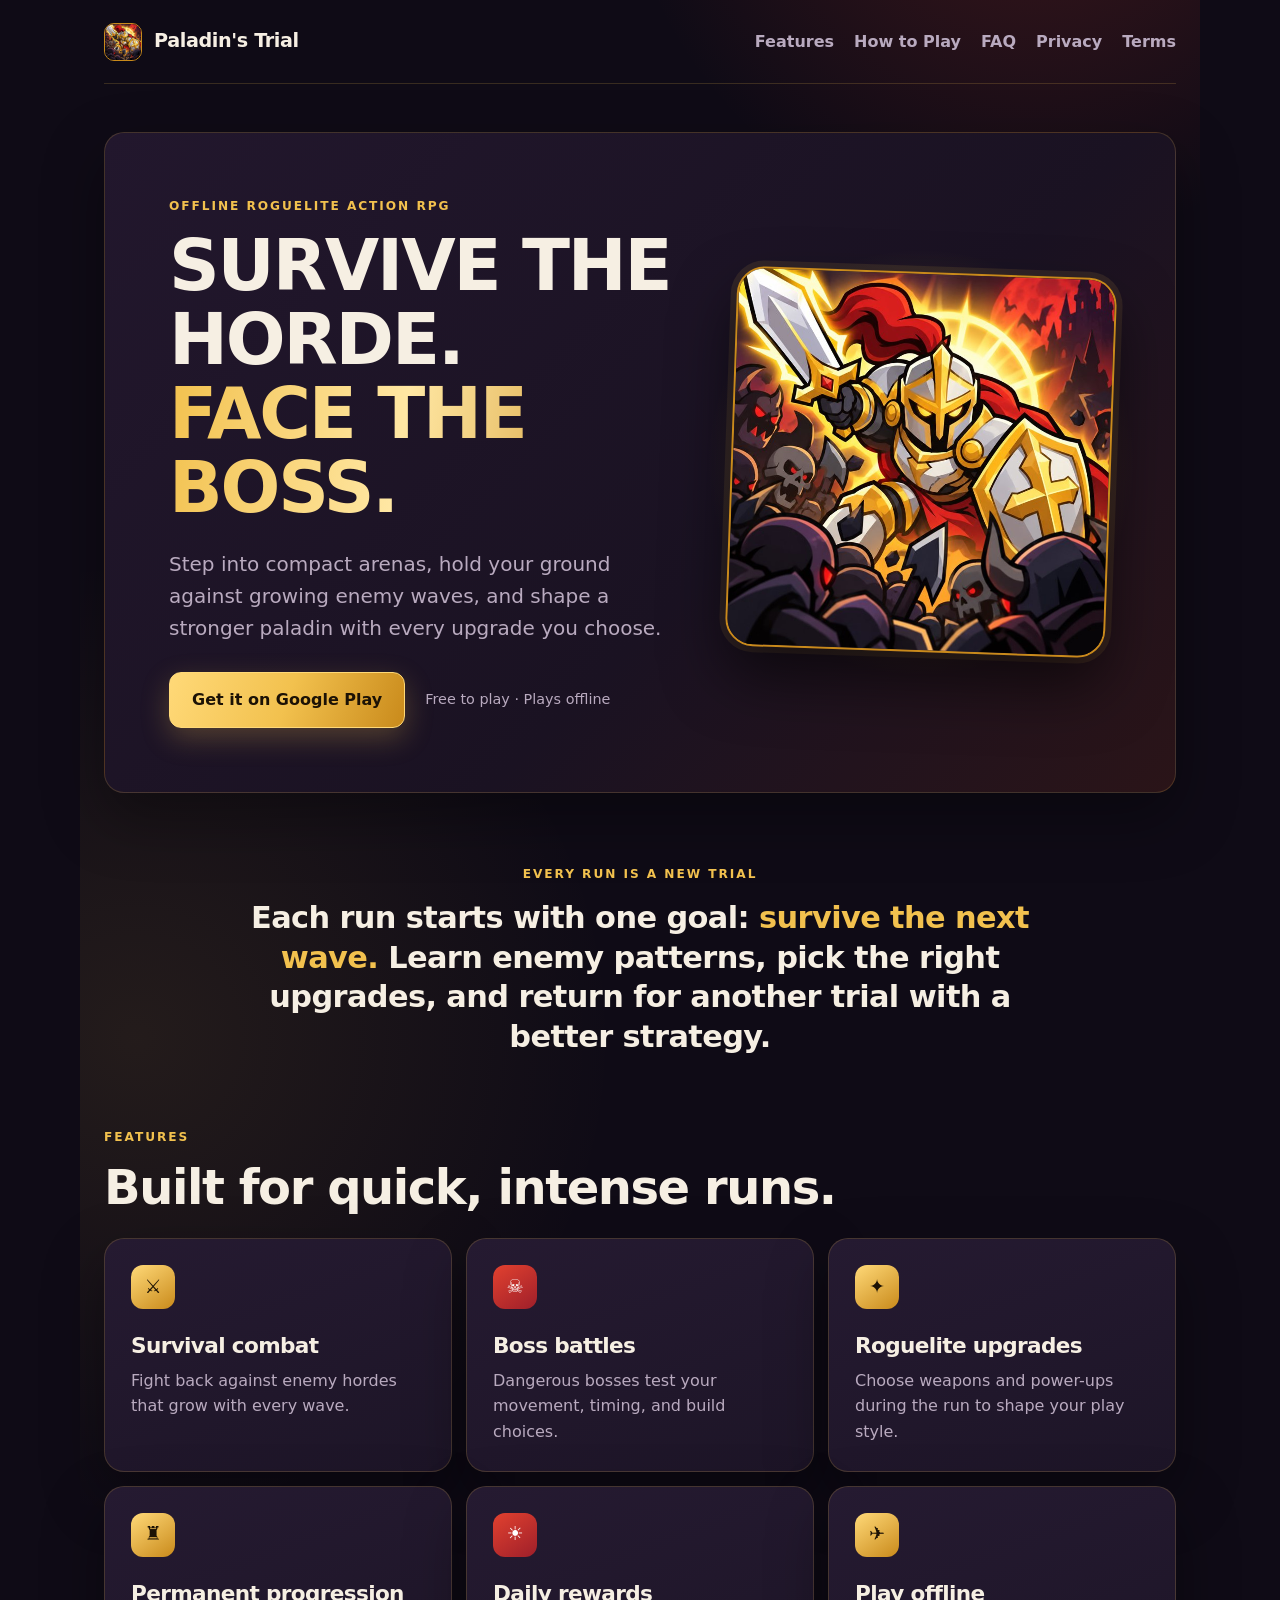
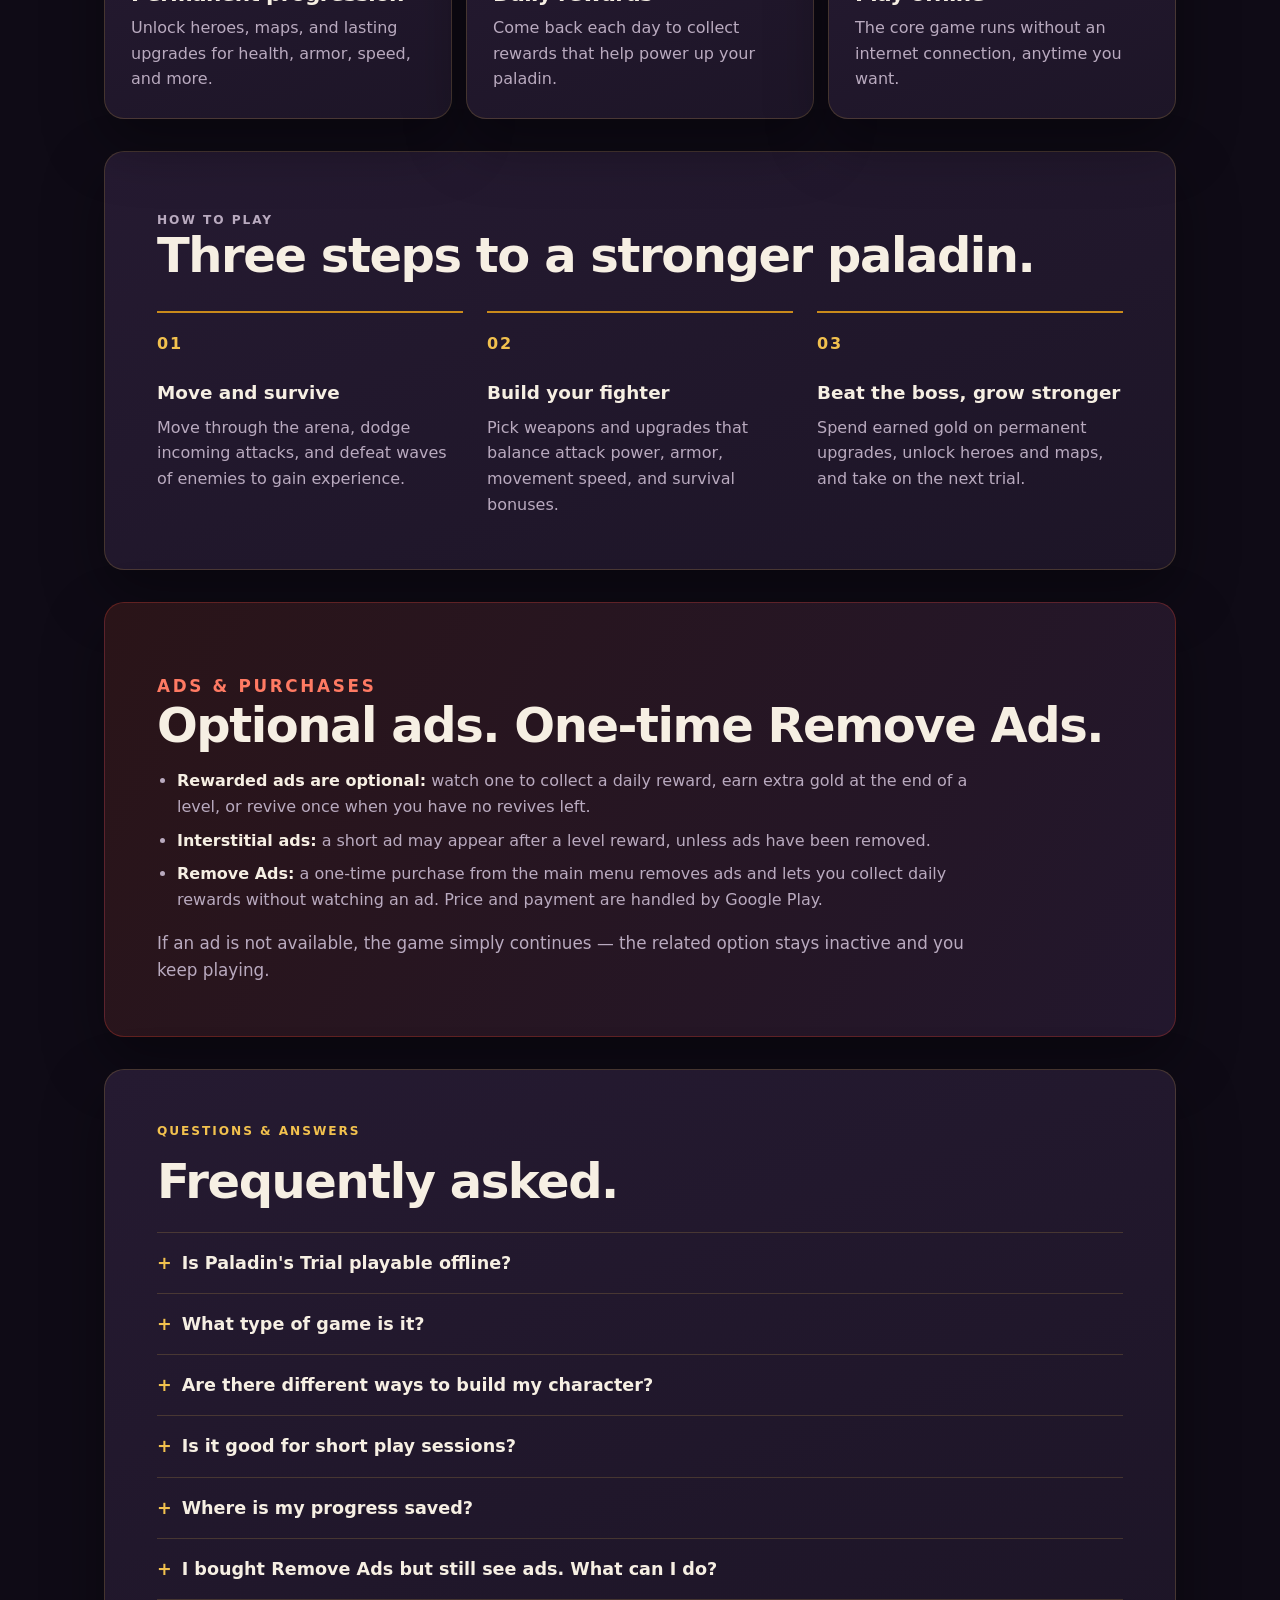
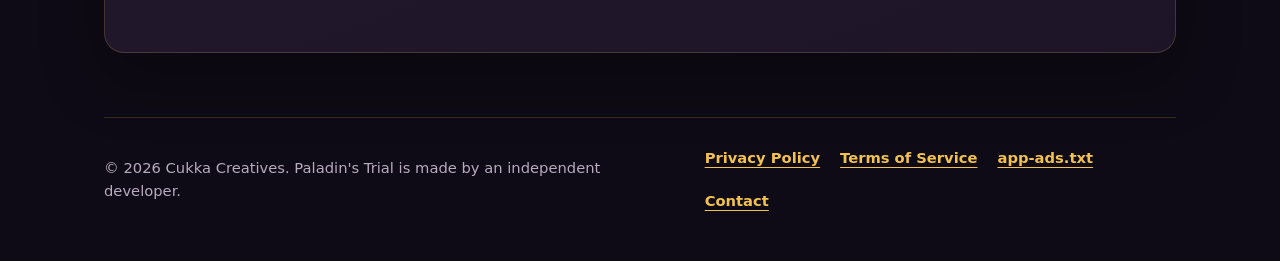
<file: index.html>
<!doctype html>
<html lang="en">
<head>
  <meta charset="utf-8" />
  <meta name="viewport" content="width=device-width, initial-scale=1" />
  <meta name="description" content="Paladin's Trial is an offline roguelite action RPG. Survive enemy hordes, defeat bosses, and build a stronger paladin every run." />
  <meta name="theme-color" content="#0f0b16" />
  <title>Paladin's Trial — Survive the Horde. Face the Boss.</title>
  <link rel="icon" type="image/png" href="./icon.png" />
  <link rel="stylesheet" href="./styles.css" />
</head>
<body>
  <header class="site-header">
    <a class="brand" href="./" aria-label="Paladin's Trial home"><img src="./icon.png" alt="" width="38" height="38" />Paladin's Trial</a>
    <nav aria-label="Site navigation"><a href="#features">Features</a><a href="#how-to-play">How to Play</a><a href="#faq">FAQ</a><a href="./privacy-policy.html">Privacy</a><a href="./terms-of-service.html">Terms</a></nav>
  </header>
  <main>
    <section class="hero panel" aria-labelledby="hero-title">
      <div>
        <p class="eyebrow">OFFLINE ROGUELITE ACTION RPG</p>
        <h1 id="hero-title">Survive the horde.<span>Face the boss.</span></h1>
        <p class="lede">Step into compact arenas, hold your ground against growing enemy waves, and shape a stronger paladin with every upgrade you choose.</p>
        <div class="cta">
          <a class="button" href="https://play.google.com/store/apps/details?id=com.cukkacreatives.paladins_trial">Get it on Google Play</a>
          <small>Free to play · Plays offline</small>
        </div>
      </div>
      <figure class="hero-art"><img src="./hero.jpg" alt="A golden-armored paladin with sword and shield charging through a horde of skeletons and demons" width="720" height="720" /></figure>
    </section>

    <section class="intro" aria-label="About Paladin's Trial">
      <p class="eyebrow">EVERY RUN IS A NEW TRIAL</p>
      <p>Each run starts with one goal: <strong>survive the next wave.</strong> Learn enemy patterns, pick the right upgrades, and return for another trial with a better strategy.</p>
    </section>

    <section id="features" aria-labelledby="features-title">
      <div class="section-heading"><p class="eyebrow">FEATURES</p><h2 id="features-title">Built for quick, intense runs.</h2></div>
      <div class="feature-grid">
        <article class="feature panel"><span class="glyph" aria-hidden="true">⚔</span><h3>Survival combat</h3><p>Fight back against enemy hordes that grow with every wave.</p></article>
        <article class="feature panel ember"><span class="glyph" aria-hidden="true">☠</span><h3>Boss battles</h3><p>Dangerous bosses test your movement, timing, and build choices.</p></article>
        <article class="feature panel"><span class="glyph" aria-hidden="true">✦</span><h3>Roguelite upgrades</h3><p>Choose weapons and power-ups during the run to shape your play style.</p></article>
        <article class="feature panel"><span class="glyph" aria-hidden="true">♜</span><h3>Permanent progression</h3><p>Unlock heroes, maps, and lasting upgrades for health, armor, speed, and more.</p></article>
        <article class="feature panel ember"><span class="glyph" aria-hidden="true">☀</span><h3>Daily rewards</h3><p>Come back each day to collect rewards that help power up your paladin.</p></article>
        <article class="feature panel"><span class="glyph" aria-hidden="true">✈</span><h3>Play offline</h3><p>The core game runs without an internet connection, anytime you want.</p></article>
      </div>
    </section>

    <section id="how-to-play" class="steps panel" aria-labelledby="steps-title">
      <div class="section-heading"><p class="eyebrow">HOW TO PLAY</p><h2 id="steps-title">Three steps to a stronger paladin.</h2></div>
      <ol>
        <li><span>01</span><strong>Move and survive</strong><p>Move through the arena, dodge incoming attacks, and defeat waves of enemies to gain experience.</p></li>
        <li><span>02</span><strong>Build your fighter</strong><p>Pick weapons and upgrades that balance attack power, armor, movement speed, and survival bonuses.</p></li>
        <li><span>03</span><strong>Beat the boss, grow stronger</strong><p>Spend earned gold on permanent upgrades, unlock heroes and maps, and take on the next trial.</p></li>
      </ol>
    </section>

    <section id="ads" class="notice panel" aria-labelledby="ads-title">
      <p class="eyebrow">ADS &amp; PURCHASES</p>
      <h2 id="ads-title">Optional ads. One-time Remove Ads.</h2>
      <ul>
        <li><strong>Rewarded ads are optional:</strong> watch one to collect a daily reward, earn extra gold at the end of a level, or revive once when you have no revives left.</li>
        <li><strong>Interstitial ads:</strong> a short ad may appear after a level reward, unless ads have been removed.</li>
        <li><strong>Remove Ads:</strong> a one-time purchase from the main menu removes ads and lets you collect daily rewards without watching an ad. Price and payment are handled by Google Play.</li>
      </ul>
      <p>If an ad is not available, the game simply continues — the related option stays inactive and you keep playing.</p>
    </section>

    <section id="faq" class="faq panel" aria-labelledby="faq-title">
      <div class="section-heading"><p class="eyebrow">QUESTIONS &amp; ANSWERS</p><h2 id="faq-title">Frequently asked.</h2></div>
      <details><summary>Is Paladin's Trial playable offline?</summary><p>Yes. You can play the core game offline. Ads and purchases need a connection.</p></details>
      <details><summary>What type of game is it?</summary><p>A roguelite survival action RPG with enemy waves, boss battles, and run-based upgrades.</p></details>
      <details><summary>Are there different ways to build my character?</summary><p>Yes. Combine offense, defense, and mobility upgrades during each run to suit your strategy.</p></details>
      <details><summary>Is it good for short play sessions?</summary><p>Yes. Each trial delivers an action-focused challenge without a long setup.</p></details>
      <details><summary>Where is my progress saved?</summary><p>Your progress is stored on your device. Uninstalling the app or clearing its data removes it. There is no account or cloud save.</p></details>
      <details><summary>I bought Remove Ads but still see ads. What can I do?</summary><p>Make sure you are signed in to the same Google Play account and reopen the game — purchases are checked at launch. If it still doesn't work, email <a href="mailto:cukkacreatives@gmail.com">cukkacreatives@gmail.com</a>.</p></details>
    </section>
  </main>
  <footer>
    <p>© 2026 Cukka Creatives. Paladin's Trial is made by an independent developer.</p>
    <div><a href="./privacy-policy.html">Privacy Policy</a><a href="./terms-of-service.html">Terms of Service</a><a href="./app-ads.txt">app-ads.txt</a><a href="mailto:cukkacreatives@gmail.com">Contact</a></div>
  </footer>
</body>
</html>
</file>
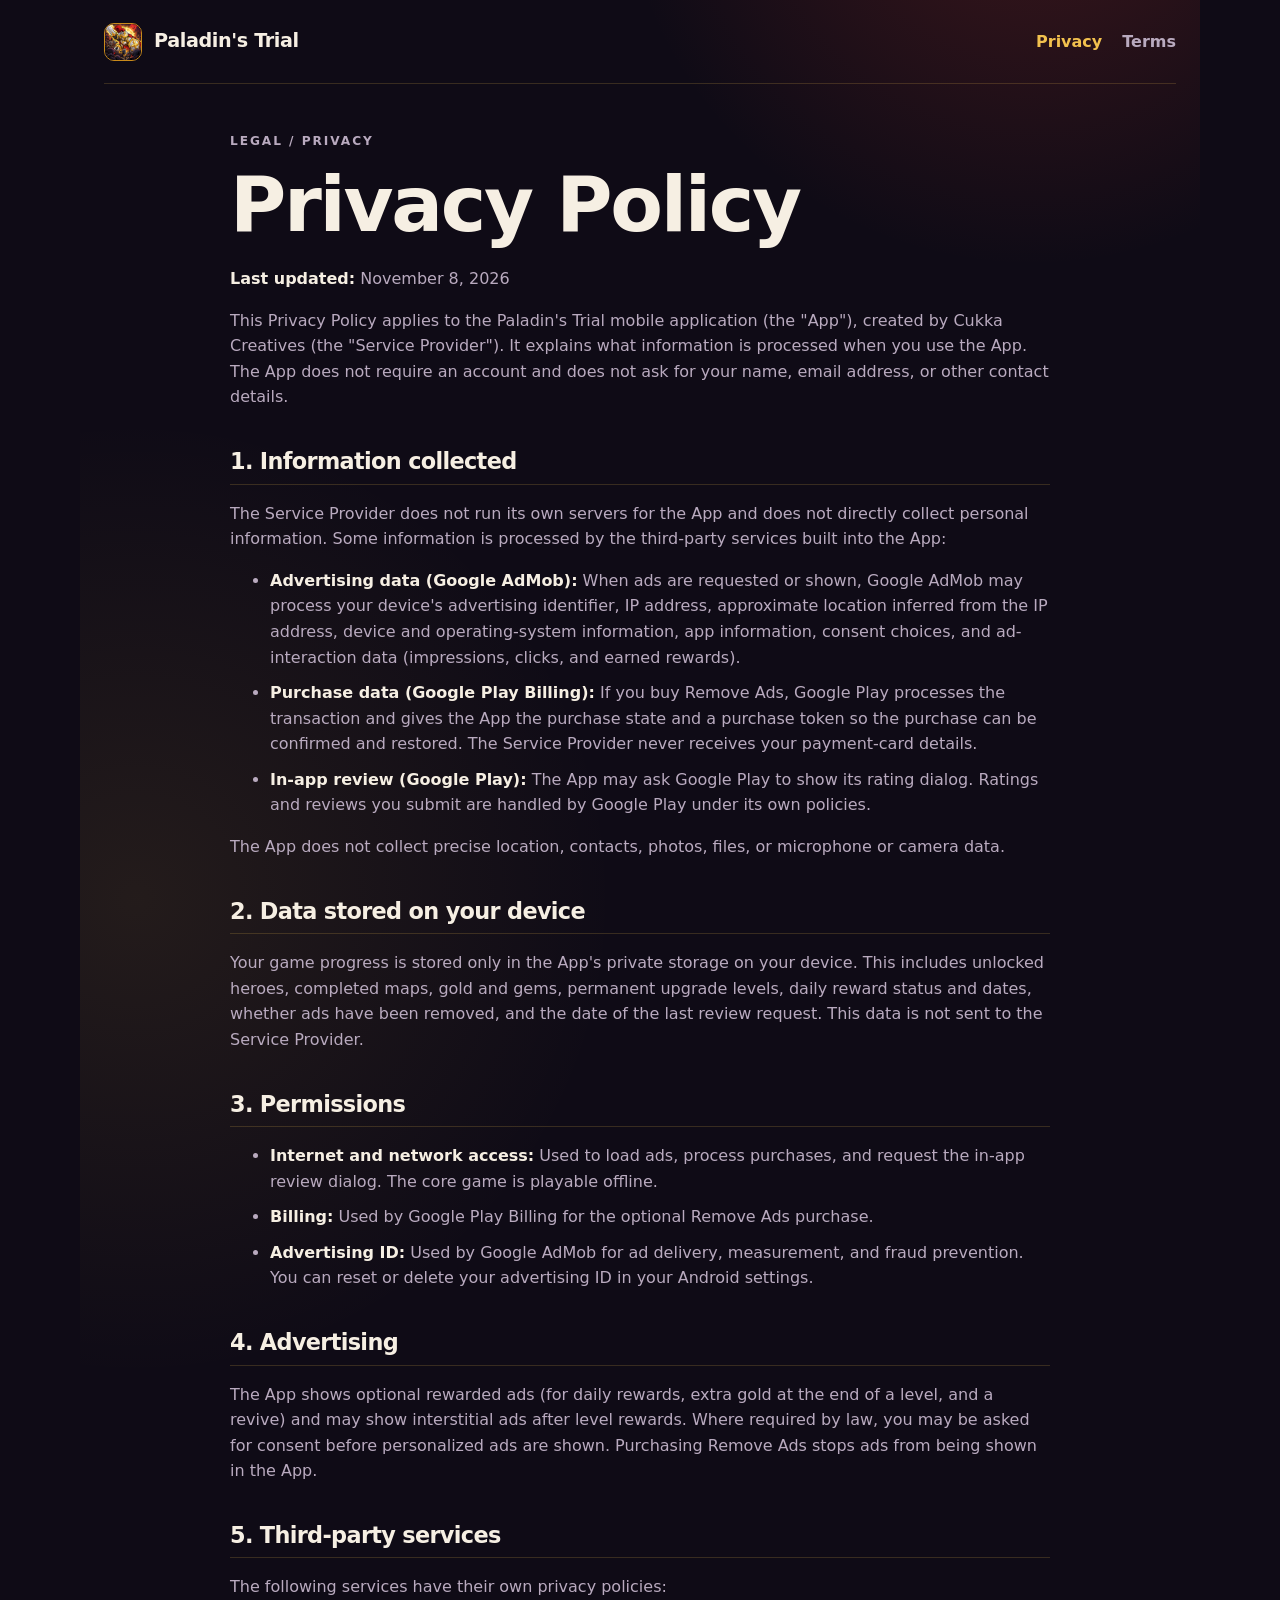
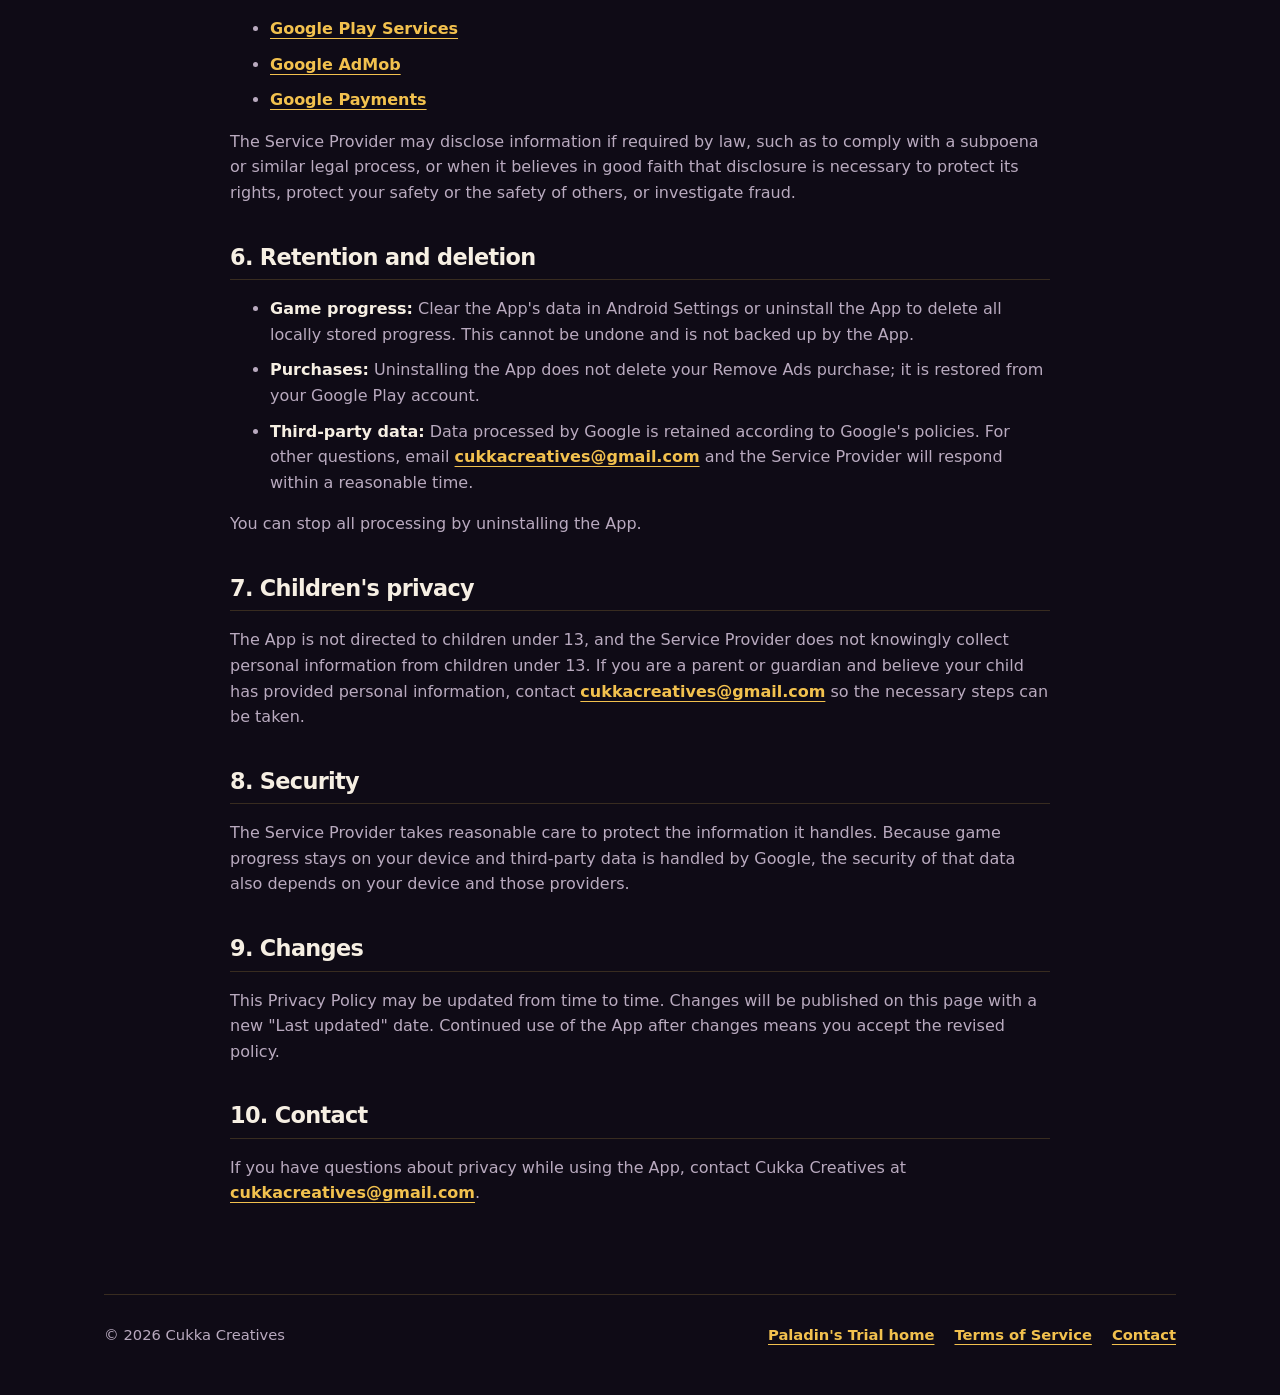
<file: privacy-policy.html>
<!doctype html>
<html lang="en">
<head>
  <meta charset="utf-8" />
  <meta name="viewport" content="width=device-width, initial-scale=1" />
  <meta name="description" content="Paladin's Trial privacy policy." />
  <meta name="theme-color" content="#0f0b16" />
  <title>Paladin's Trial — Privacy Policy</title>
  <link rel="icon" type="image/png" href="./icon.png" />
  <link rel="stylesheet" href="./styles.css" />
</head>
<body>
  <header class="site-header">
    <a class="brand" href="./" aria-label="Paladin's Trial home"><img src="./icon.png" alt="" width="38" height="38" />Paladin's Trial</a>
    <nav aria-label="Legal"><a aria-current="page" href="./privacy-policy.html">Privacy</a><a href="./terms-of-service.html">Terms</a></nav>
  </header>
  <main class="legal">
    <p class="eyebrow">LEGAL / PRIVACY</p>
    <h1>Privacy Policy</h1>
    <p><strong>Last updated:</strong> November 8, 2026</p>
    <p>This Privacy Policy applies to the Paladin's Trial mobile application (the "App"), created by Cukka Creatives (the "Service Provider"). It explains what information is processed when you use the App. The App does not require an account and does not ask for your name, email address, or other contact details.</p>

    <h2>1. Information collected</h2>
    <p>The Service Provider does not run its own servers for the App and does not directly collect personal information. Some information is processed by the third-party services built into the App:</p>
    <ul>
      <li><strong>Advertising data (Google AdMob):</strong> When ads are requested or shown, Google AdMob may process your device's advertising identifier, IP address, approximate location inferred from the IP address, device and operating-system information, app information, consent choices, and ad-interaction data (impressions, clicks, and earned rewards).</li>
      <li><strong>Purchase data (Google Play Billing):</strong> If you buy Remove Ads, Google Play processes the transaction and gives the App the purchase state and a purchase token so the purchase can be confirmed and restored. The Service Provider never receives your payment-card details.</li>
      <li><strong>In-app review (Google Play):</strong> The App may ask Google Play to show its rating dialog. Ratings and reviews you submit are handled by Google Play under its own policies.</li>
    </ul>
    <p>The App does not collect precise location, contacts, photos, files, or microphone or camera data.</p>

    <h2>2. Data stored on your device</h2>
    <p>Your game progress is stored only in the App's private storage on your device. This includes unlocked heroes, completed maps, gold and gems, permanent upgrade levels, daily reward status and dates, whether ads have been removed, and the date of the last review request. This data is not sent to the Service Provider.</p>

    <h2>3. Permissions</h2>
    <ul>
      <li><strong>Internet and network access:</strong> Used to load ads, process purchases, and request the in-app review dialog. The core game is playable offline.</li>
      <li><strong>Billing:</strong> Used by Google Play Billing for the optional Remove Ads purchase.</li>
      <li><strong>Advertising ID:</strong> Used by Google AdMob for ad delivery, measurement, and fraud prevention. You can reset or delete your advertising ID in your Android settings.</li>
    </ul>

    <h2>4. Advertising</h2>
    <p>The App shows optional rewarded ads (for daily rewards, extra gold at the end of a level, and a revive) and may show interstitial ads after level rewards. Where required by law, you may be asked for consent before personalized ads are shown. Purchasing Remove Ads stops ads from being shown in the App.</p>

    <h2>5. Third-party services</h2>
    <p>The following services have their own privacy policies:</p>
    <ul>
      <li><a href="https://policies.google.com/privacy">Google Play Services</a></li>
      <li><a href="https://support.google.com/admob/answer/6128543">Google AdMob</a></li>
      <li><a href="https://payments.google.com/payments/apis-secure/u/0/get_legal_document?ldo=0&amp;ldt=privacynotice">Google Payments</a></li>
    </ul>
    <p>The Service Provider may disclose information if required by law, such as to comply with a subpoena or similar legal process, or when it believes in good faith that disclosure is necessary to protect its rights, protect your safety or the safety of others, or investigate fraud.</p>

    <h2>6. Retention and deletion</h2>
    <ul>
      <li><strong>Game progress:</strong> Clear the App's data in Android Settings or uninstall the App to delete all locally stored progress. This cannot be undone and is not backed up by the App.</li>
      <li><strong>Purchases:</strong> Uninstalling the App does not delete your Remove Ads purchase; it is restored from your Google Play account.</li>
      <li><strong>Third-party data:</strong> Data processed by Google is retained according to Google's policies. For other questions, email <a href="mailto:cukkacreatives@gmail.com">cukkacreatives@gmail.com</a> and the Service Provider will respond within a reasonable time.</li>
    </ul>
    <p>You can stop all processing by uninstalling the App.</p>

    <h2>7. Children's privacy</h2>
    <p>The App is not directed to children under 13, and the Service Provider does not knowingly collect personal information from children under 13. If you are a parent or guardian and believe your child has provided personal information, contact <a href="mailto:cukkacreatives@gmail.com">cukkacreatives@gmail.com</a> so the necessary steps can be taken.</p>

    <h2>8. Security</h2>
    <p>The Service Provider takes reasonable care to protect the information it handles. Because game progress stays on your device and third-party data is handled by Google, the security of that data also depends on your device and those providers.</p>

    <h2>9. Changes</h2>
    <p>This Privacy Policy may be updated from time to time. Changes will be published on this page with a new "Last updated" date. Continued use of the App after changes means you accept the revised policy.</p>

    <h2>10. Contact</h2>
    <p>If you have questions about privacy while using the App, contact Cukka Creatives at <a href="mailto:cukkacreatives@gmail.com">cukkacreatives@gmail.com</a>.</p>
  </main>
  <footer>
    <p>© 2026 Cukka Creatives</p>
    <div><a href="./">Paladin's Trial home</a><a href="./terms-of-service.html">Terms of Service</a><a href="mailto:cukkacreatives@gmail.com">Contact</a></div>
  </footer>
</body>
</html>
</file>
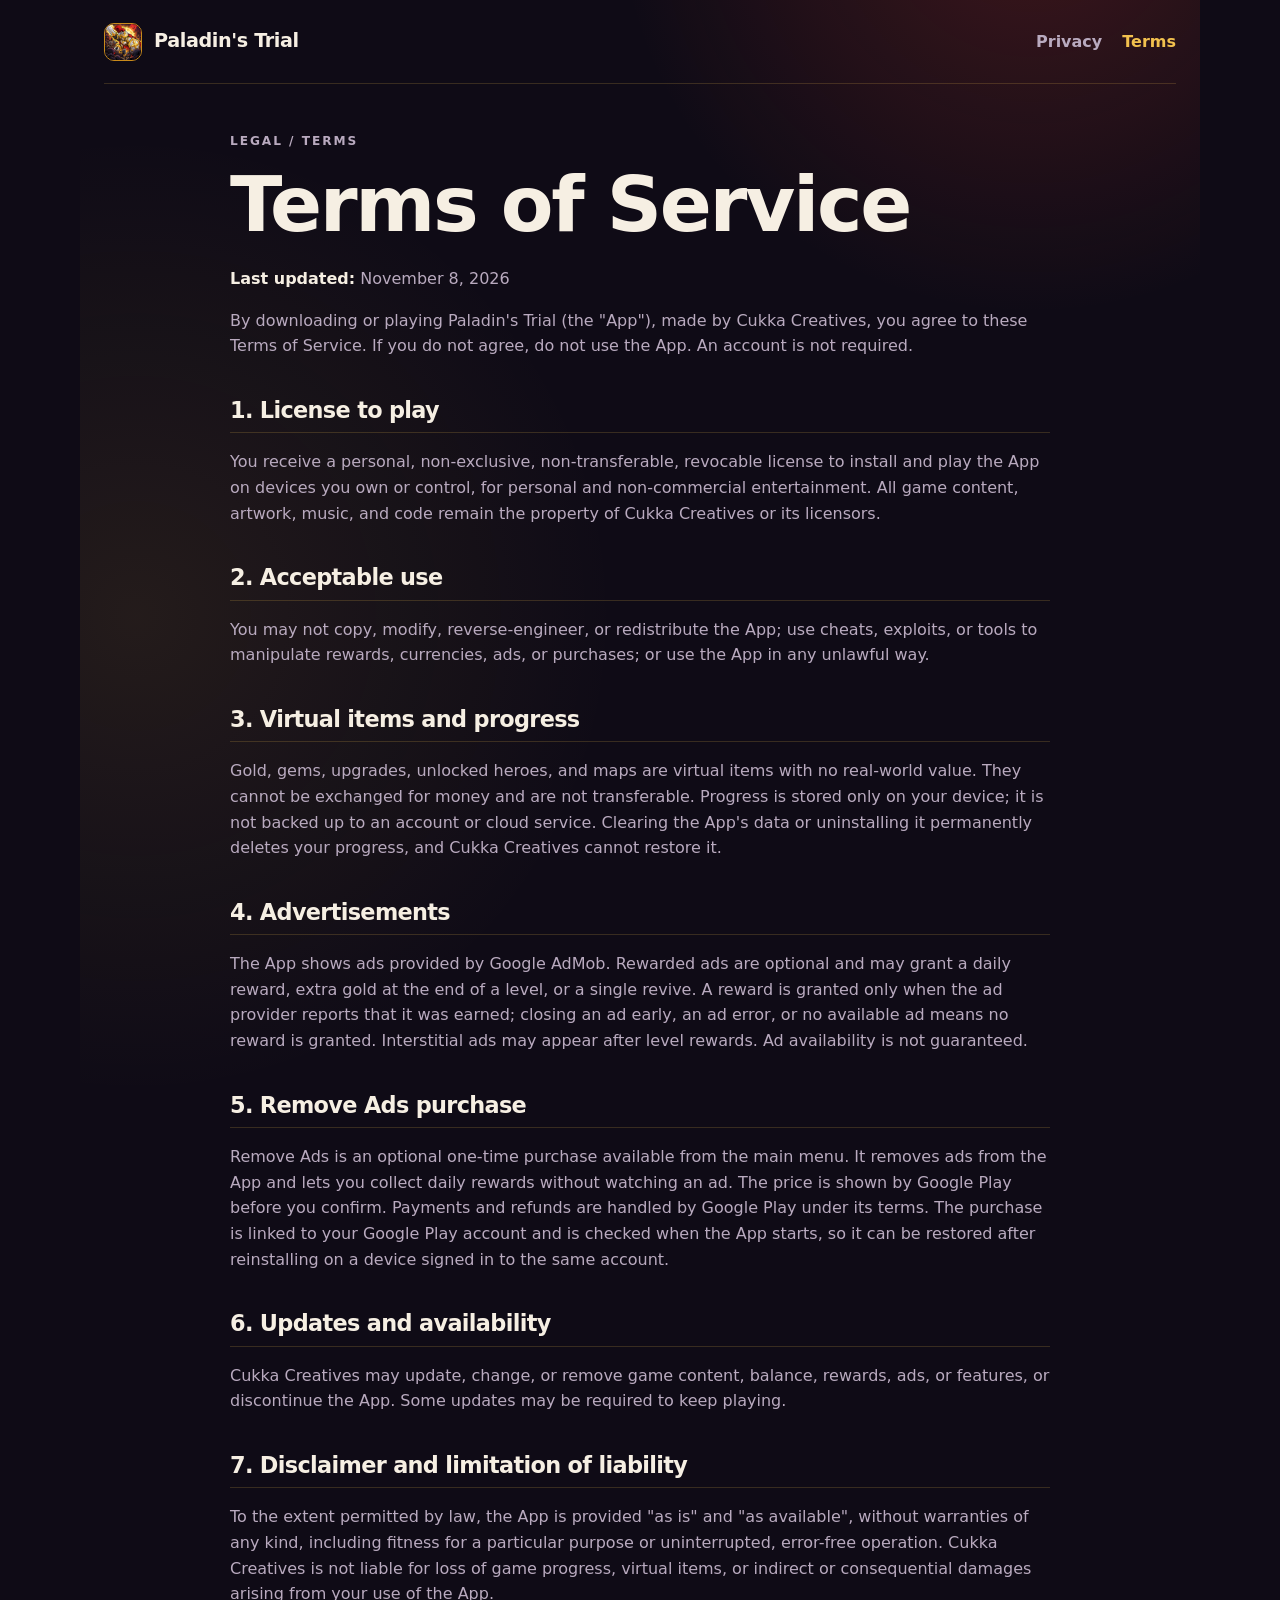
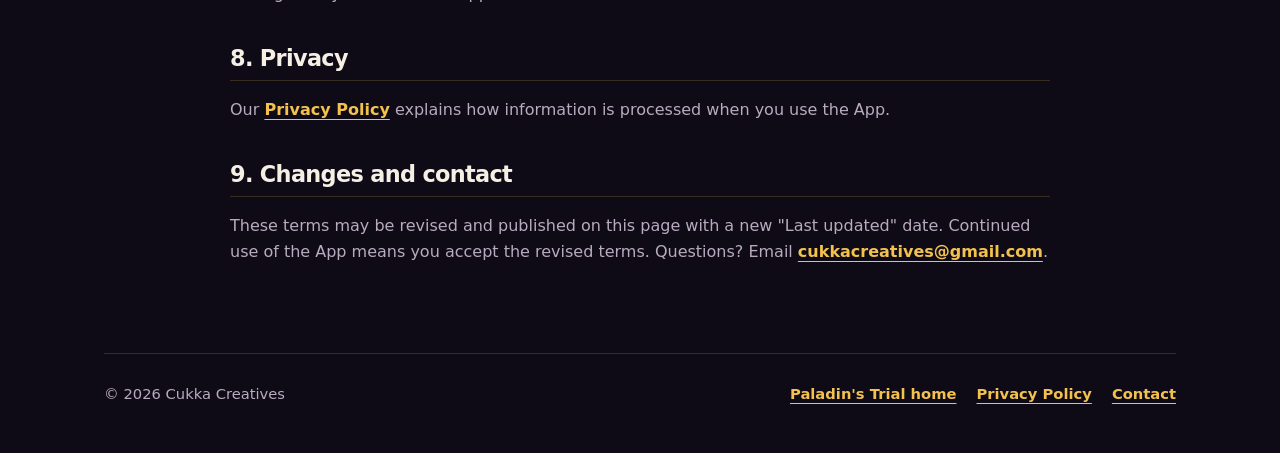
<file: terms-of-service.html>
<!doctype html>
<html lang="en">
<head>
  <meta charset="utf-8" />
  <meta name="viewport" content="width=device-width, initial-scale=1" />
  <meta name="description" content="Paladin's Trial terms of service." />
  <meta name="theme-color" content="#0f0b16" />
  <title>Paladin's Trial — Terms of Service</title>
  <link rel="icon" type="image/png" href="./icon.png" />
  <link rel="stylesheet" href="./styles.css" />
</head>
<body>
  <header class="site-header">
    <a class="brand" href="./" aria-label="Paladin's Trial home"><img src="./icon.png" alt="" width="38" height="38" />Paladin's Trial</a>
    <nav aria-label="Legal"><a href="./privacy-policy.html">Privacy</a><a aria-current="page" href="./terms-of-service.html">Terms</a></nav>
  </header>
  <main class="legal">
    <p class="eyebrow">LEGAL / TERMS</p>
    <h1>Terms of Service</h1>
    <p><strong>Last updated:</strong> November 8, 2026</p>
    <p>By downloading or playing Paladin's Trial (the "App"), made by Cukka Creatives, you agree to these Terms of Service. If you do not agree, do not use the App. An account is not required.</p>

    <h2>1. License to play</h2>
    <p>You receive a personal, non-exclusive, non-transferable, revocable license to install and play the App on devices you own or control, for personal and non-commercial entertainment. All game content, artwork, music, and code remain the property of Cukka Creatives or its licensors.</p>

    <h2>2. Acceptable use</h2>
    <p>You may not copy, modify, reverse-engineer, or redistribute the App; use cheats, exploits, or tools to manipulate rewards, currencies, ads, or purchases; or use the App in any unlawful way.</p>

    <h2>3. Virtual items and progress</h2>
    <p>Gold, gems, upgrades, unlocked heroes, and maps are virtual items with no real-world value. They cannot be exchanged for money and are not transferable. Progress is stored only on your device; it is not backed up to an account or cloud service. Clearing the App's data or uninstalling it permanently deletes your progress, and Cukka Creatives cannot restore it.</p>

    <h2>4. Advertisements</h2>
    <p>The App shows ads provided by Google AdMob. Rewarded ads are optional and may grant a daily reward, extra gold at the end of a level, or a single revive. A reward is granted only when the ad provider reports that it was earned; closing an ad early, an ad error, or no available ad means no reward is granted. Interstitial ads may appear after level rewards. Ad availability is not guaranteed.</p>

    <h2>5. Remove Ads purchase</h2>
    <p>Remove Ads is an optional one-time purchase available from the main menu. It removes ads from the App and lets you collect daily rewards without watching an ad. The price is shown by Google Play before you confirm. Payments and refunds are handled by Google Play under its terms. The purchase is linked to your Google Play account and is checked when the App starts, so it can be restored after reinstalling on a device signed in to the same account.</p>

    <h2>6. Updates and availability</h2>
    <p>Cukka Creatives may update, change, or remove game content, balance, rewards, ads, or features, or discontinue the App. Some updates may be required to keep playing.</p>

    <h2>7. Disclaimer and limitation of liability</h2>
    <p>To the extent permitted by law, the App is provided "as is" and "as available", without warranties of any kind, including fitness for a particular purpose or uninterrupted, error-free operation. Cukka Creatives is not liable for loss of game progress, virtual items, or indirect or consequential damages arising from your use of the App.</p>

    <h2>8. Privacy</h2>
    <p>Our <a href="./privacy-policy.html">Privacy Policy</a> explains how information is processed when you use the App.</p>

    <h2>9. Changes and contact</h2>
    <p>These terms may be revised and published on this page with a new "Last updated" date. Continued use of the App means you accept the revised terms. Questions? Email <a href="mailto:cukkacreatives@gmail.com">cukkacreatives@gmail.com</a>.</p>
  </main>
  <footer>
    <p>© 2026 Cukka Creatives</p>
    <div><a href="./">Paladin's Trial home</a><a href="./privacy-policy.html">Privacy Policy</a><a href="mailto:cukkacreatives@gmail.com">Contact</a></div>
  </footer>
</body>
</html>
</file>
<file: styles.css>
:root {
  color-scheme: dark;
  --night: #0f0b16;
  --night-2: #17111f;
  --panel: #1d1527;
  --panel-2: #251a31;
  --ink: #f6efe3;
  --muted: #b9aabf;
  --gold: #f2c14e;
  --gold-deep: #c98a1b;
  --ember: #e2412f;
  --crimson: #9e1f2a;
  --line: rgb(242 193 78 / 18%);
  --radius-card: 20px;
  --radius-button: 12px;
  --content-width: 1120px;
}

* { box-sizing: border-box; }
html { background: var(--night); scroll-behavior: smooth; }
body {
  max-width: var(--content-width);
  min-height: 100vh;
  margin: 0 auto;
  padding: 0 24px;
  color: var(--ink);
  background:
    radial-gradient(circle at 85% -5%, rgb(226 65 47 / 22%), transparent 26rem),
    radial-gradient(circle at 5% 30%, rgb(242 193 78 / 9%), transparent 30rem),
    var(--night);
  font-family: Inter, ui-sans-serif, system-ui, -apple-system, BlinkMacSystemFont, "Segoe UI", sans-serif;
  line-height: 1.6;
}

a { color: var(--gold); font-weight: 700; text-underline-offset: 4px; }
a:hover { color: #ffd978; }
a:focus-visible, .button:focus-visible, summary:focus-visible { outline: 3px solid var(--ember); outline-offset: 4px; border-radius: 6px; }

/* Header / footer */
.site-header, footer { display: flex; align-items: center; justify-content: space-between; gap: 24px; }
.site-header { min-height: 84px; border-bottom: 1px solid var(--line); }
.brand { display: inline-flex; align-items: center; gap: 12px; color: var(--ink); font-size: 1.2rem; font-weight: 850; letter-spacing: -.02em; text-decoration: none; }
.brand img { width: 38px; height: 38px; border: 1px solid var(--gold-deep); border-radius: 10px; }
nav, footer div { display: flex; flex-wrap: wrap; gap: 20px; }
nav a { color: var(--muted); font-weight: 650; text-decoration: none; }
nav a:hover, nav a[aria-current="page"] { color: var(--gold); }
main { padding: 48px 0 64px; }

/* Shared */
.eyebrow { margin: 0 0 14px; color: var(--gold); font-size: .76rem; font-weight: 850; letter-spacing: .16em; }
h1, h2, h3 { margin: 0; line-height: 1.05; letter-spacing: -.03em; }
h2 { font-size: clamp(2rem, 4vw, 3rem); }
.panel { border: 1px solid var(--line); border-radius: var(--radius-card); background: linear-gradient(160deg, var(--panel-2), var(--panel)); box-shadow: 0 24px 60px rgb(0 0 0 / 35%); }
section { scroll-margin-top: 24px; }

/* Hero */
.hero { display: grid; grid-template-columns: minmax(0, 1.15fr) minmax(260px, .85fr); align-items: center; gap: 48px; padding: clamp(28px, 6vw, 64px); overflow: hidden; background: linear-gradient(135deg, #22172d 0%, #1a1222 60%, #2a1418 100%); }
.hero h1 { font-size: clamp(2.6rem, 5.5vw, 4.6rem); text-transform: uppercase; }
.hero h1 span { display: block; color: transparent; background: linear-gradient(100deg, var(--gold), #ffe7a3 45%, var(--gold-deep)); -webkit-background-clip: text; background-clip: text; }
.lede { max-width: 540px; margin: 22px 0 28px; color: var(--muted); font-size: clamp(1.05rem, 2vw, 1.25rem); }
.cta { display: flex; flex-wrap: wrap; align-items: center; gap: 14px 20px; }
.button { display: inline-block; padding: 14px 22px; border: 1px solid #ffd978; border-radius: var(--radius-button); color: #1c1205; background: linear-gradient(110deg, #ffd978, var(--gold) 50%, var(--gold-deep)); box-shadow: 0 10px 28px rgb(242 193 78 / 25%); font-weight: 850; text-decoration: none; }
.button:hover { color: #1c1205; filter: brightness(1.06); transform: translateY(-1px); }
.cta small { color: var(--muted); font-size: .9rem; }
.hero-art { position: relative; margin: 0; }
.hero-art::before { position: absolute; inset: -14%; background: radial-gradient(circle, rgb(242 193 78 / 35%), transparent 62%); content: ""; }
.hero-art img { position: relative; display: block; width: 100%; height: auto; border: 2px solid var(--gold-deep); border-radius: 28px; box-shadow: 0 30px 60px rgb(0 0 0 / 55%), 0 0 0 6px rgb(242 193 78 / 10%); transform: rotate(2deg); }

/* Intro */
.intro { max-width: 820px; margin: 72px auto; text-align: center; }
.intro p:last-child { margin: 0; font-size: clamp(1.3rem, 3vw, 1.9rem); font-weight: 650; letter-spacing: -.02em; line-height: 1.3; }
.intro strong { color: var(--gold); }

/* Features */
.section-heading { margin-bottom: 26px; }
.feature-grid { display: grid; grid-template-columns: repeat(3, 1fr); gap: 14px; }
.feature { padding: 26px; }
.feature .glyph { display: grid; width: 44px; height: 44px; margin-bottom: 26px; place-items: center; border-radius: 12px; color: #1c1205; background: linear-gradient(145deg, #ffd978, var(--gold-deep)); font-size: 1.2rem; font-weight: 900; }
.feature.ember .glyph { color: #fff; background: linear-gradient(145deg, var(--ember), var(--crimson)); }
.feature h3 { font-size: 1.35rem; }
.feature p { margin: 10px 0 0; color: var(--muted); }

/* Steps */
.steps { margin-top: 32px; padding: clamp(28px, 5vw, 52px); }
.steps ol { display: grid; grid-template-columns: repeat(3, 1fr); gap: 24px; margin: 30px 0 0; padding: 0; list-style: none; }
.steps li { padding-top: 18px; border-top: 2px solid var(--gold-deep); }
.steps li span { display: block; margin-bottom: 22px; color: var(--gold); font-weight: 850; letter-spacing: .12em; }
.steps strong { font-size: 1.15rem; }
.steps p { margin: 7px 0 0; color: var(--muted); }

/* Notice */
.notice { margin-top: 32px; padding: clamp(28px, 5vw, 52px); background: linear-gradient(120deg, #2a1418, #22172d); border-color: rgb(226 65 47 / 30%); }
.notice .eyebrow { color: #ff7a63; }
.notice p { max-width: 820px; margin: 18px 0 0; color: var(--muted); font-size: 1.05rem; }
.notice ul { max-width: 820px; margin: 18px 0 0; padding-left: 20px; color: var(--muted); }
.notice li + li { margin-top: 8px; }
.notice strong { color: var(--ink); }

/* FAQ */
.faq { margin-top: 32px; padding: clamp(28px, 5vw, 52px); }
.faq details { padding: 16px 0; border-top: 1px solid var(--line); }
.faq details:last-child { border-bottom: 1px solid var(--line); }
.faq summary { cursor: pointer; font-size: 1.1rem; font-weight: 750; list-style: none; }
.faq summary::-webkit-details-marker { display: none; }
.faq summary::before { display: inline-block; width: 1.4em; color: var(--gold); content: "+"; font-weight: 900; }
.faq details[open] summary::before { content: "\2212"; }
.faq details p { margin: 8px 0 0 1.4em; color: var(--muted); }

/* Legal */
.legal { max-width: 820px; margin: 0 auto; padding: 48px 0 72px; }
.legal h1 { margin-bottom: 20px; font-size: clamp(2.6rem, 7vw, 4.8rem); }
.legal h2 { margin-top: 40px; padding-bottom: 10px; border-bottom: 1px solid var(--line); font-size: 1.4rem; }
.legal p, .legal li { color: var(--muted); }
.legal strong { color: var(--ink); }
.legal li + li { margin-top: 10px; }

footer { padding: 28px 0 48px; border-top: 1px solid var(--line); color: var(--muted); font-size: .92rem; }
footer p { margin: 0; }

@media (max-width: 860px) {
  .feature-grid { grid-template-columns: repeat(2, 1fr); }
}
@media (max-width: 760px) {
  body { padding: 0 16px; }
  .site-header, footer { align-items: flex-start; flex-direction: column; padding: 20px 0; }
  nav, footer div { gap: 14px; }
  main { padding: 28px 0 48px; }
  .hero { grid-template-columns: 1fr; gap: 36px; }
  .hero-art { max-width: 340px; margin: 0 auto; }
  .feature-grid, .steps ol { grid-template-columns: 1fr; }
  .intro { margin: 52px auto; }
}
</file>
